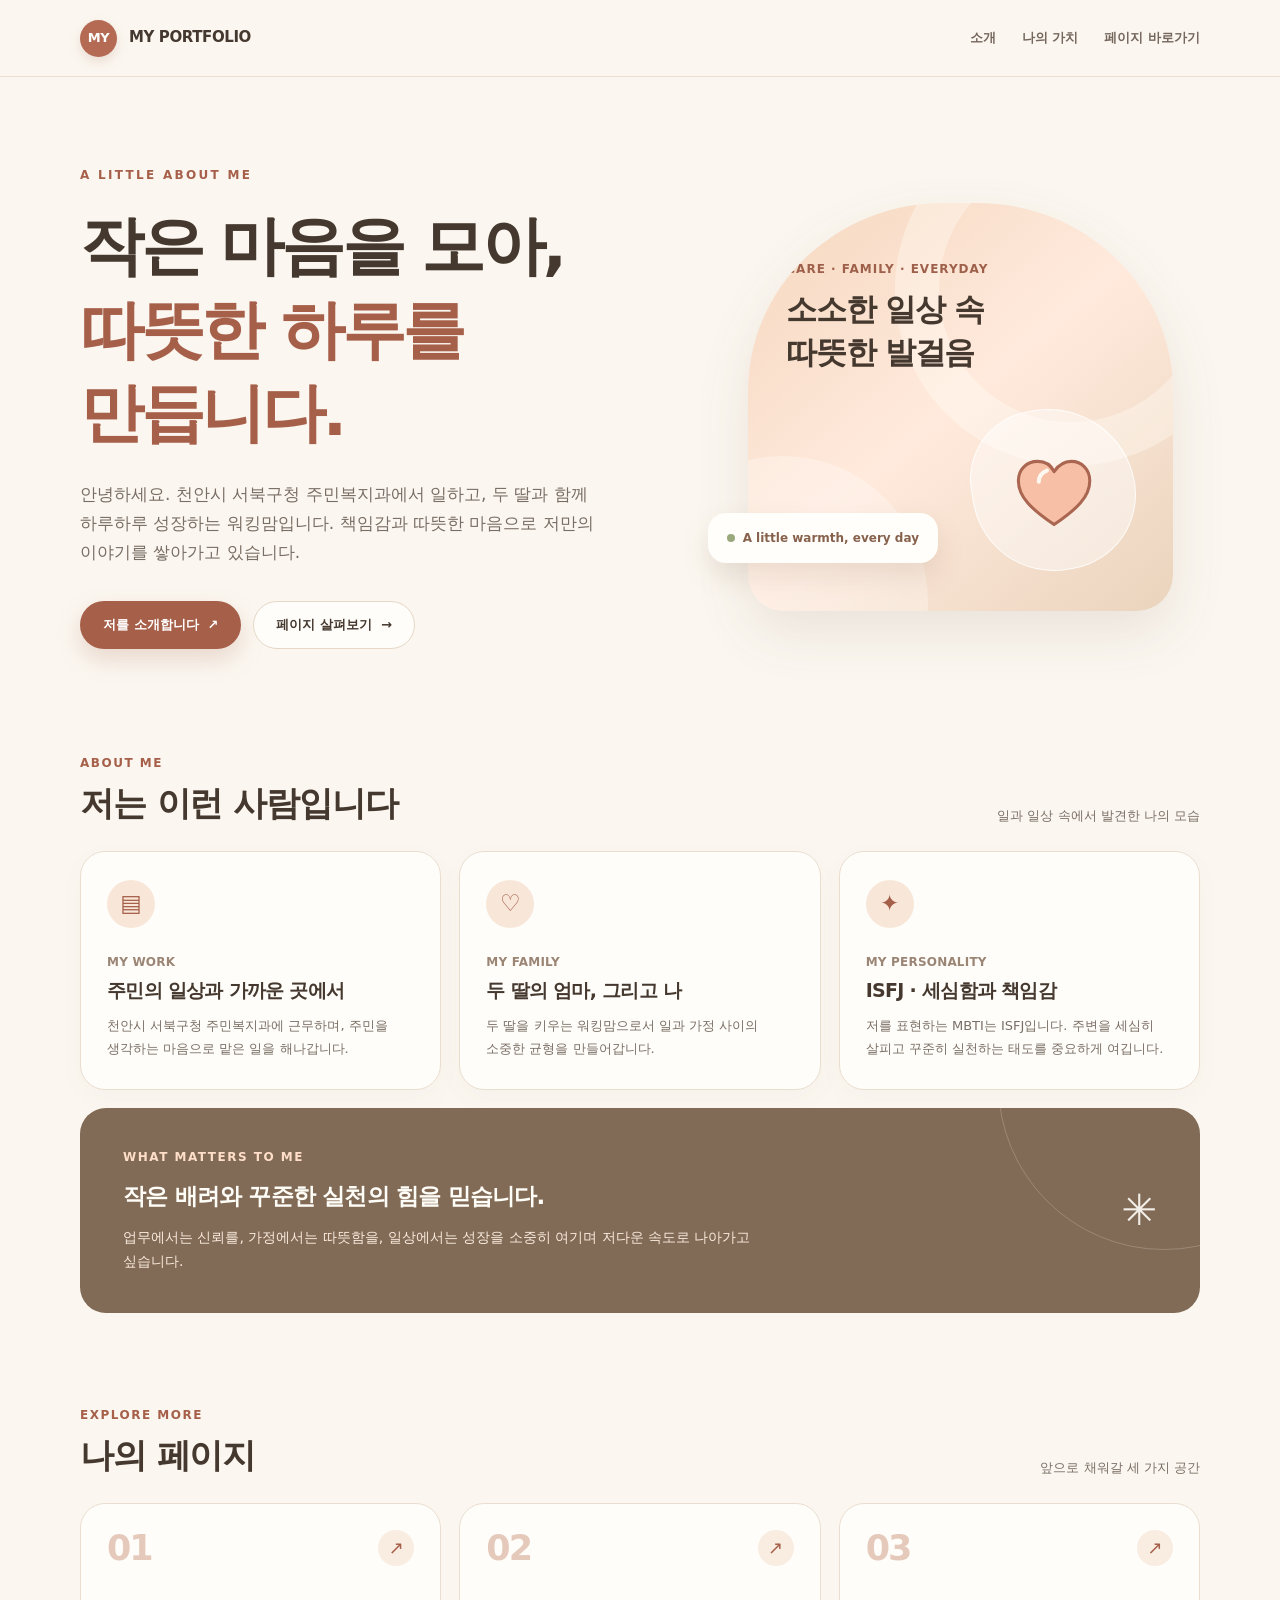
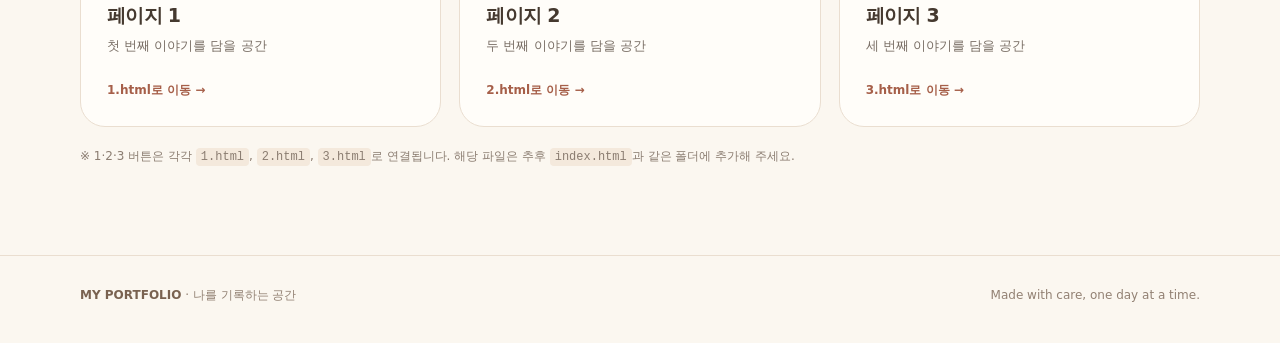
<file: index.html>
<!doctype html>
<html lang="ko">
<head>
  <meta charset="utf-8">
  <meta name="viewport" content="width=device-width, initial-scale=1">
  <meta name="theme-color" content="#fbf7f0">
  <meta name="description" content="천안시 서북구청 주민복지과에서 일하는 워킹맘의 개인 포트폴리오입니다.">
  <title>나의 포트폴리오 | 일상에 따뜻함을 더하는 기록</title>
  <style>
    :root{color-scheme:light;--ink:#45392f;--sub:#796e65;--line:#eaded0;--primary:#a65f49;--primary-dark:#874632;--soft:#fff0e4;--canvas:#fbf7f0;--white:#fffdf9;--shadow:0 22px 55px rgba(102,68,44,.11)}
    *{box-sizing:border-box}html{scroll-behavior:smooth}body{margin:0;background:var(--canvas);color:var(--ink);font-family:Pretendard,"Apple SD Gothic Neo","Malgun Gothic",system-ui,-apple-system,sans-serif;line-height:1.7;-webkit-font-smoothing:antialiased}a{color:inherit;text-decoration:none}button{font:inherit}.container{width:min(1120px,calc(100% - 48px));margin:auto}
    .site-header{position:sticky;top:0;z-index:10;background:rgba(251,247,240,.9);border-bottom:1px solid rgba(226,210,194,.65);backdrop-filter:blur(16px)}.header-inner{height:76px;display:flex;align-items:center;justify-content:space-between;gap:16px}.brand{display:flex;gap:12px;align-items:center;font-size:15px;font-weight:800;letter-spacing:-.4px}.brand-mark{width:37px;height:37px;display:grid;place-items:center;background:#b56b53;color:white;border-radius:50%;font-size:13px;box-shadow:0 5px 12px rgba(155,86,65,.17)}.nav{display:flex;gap:26px;font-weight:650;font-size:13px;color:#75675d}.nav a:hover,.nav a:focus-visible{color:var(--primary)}
    .hero{padding:88px 0 75px;display:grid;grid-template-columns:1.1fr .9fr;gap:57px;align-items:center}.eyebrow{font-size:12px;font-weight:800;letter-spacing:2.3px;color:var(--primary);text-transform:uppercase}.hero h1{margin:20px 0 25px;font-size:clamp(38px,5vw,64px);line-height:1.3;letter-spacing:-3.3px;font-weight:800;word-break:keep-all}.hero h1 span{color:var(--primary)}.hero-desc{max-width:530px;margin:0;color:var(--sub);font-size:17px;word-break:keep-all}.hero-actions{display:flex;flex-wrap:wrap;gap:12px;margin-top:34px}.btn{min-height:48px;display:inline-flex;align-items:center;justify-content:center;gap:9px;border-radius:28px;padding:12px 22px;font-weight:750;font-size:13px;border:1px solid transparent;transition:transform .16s,background .16s,box-shadow .16s;cursor:pointer}.btn:hover{transform:translateY(-2px)}.btn:active{transform:scale(.98)}.btn.primary{background:var(--primary);color:white;box-shadow:0 10px 24px rgba(166,95,73,.21)}.btn.primary:hover{background:var(--primary-dark)}.btn.secondary{background:#fffdf9;border-color:#e6d7c7}.btn.secondary:hover{background:var(--soft)}
    .hero-art{min-height:400px;position:relative;display:flex;align-items:center;justify-content:center}.art-frame{position:relative;width:min(100%,425px);aspect-ratio:1.04;border-radius:46% 46% 36px 36px;background:linear-gradient(140deg,#f5d7be 0%,#ffeadd 49%,#ead4bd 100%);overflow:hidden;box-shadow:var(--shadow)}.art-frame:before{content:"";position:absolute;width:265px;height:265px;right:-75px;top:-90px;border-radius:50%;border:44px solid rgba(255,253,247,.33)}.art-frame:after{content:"";position:absolute;width:290px;height:290px;left:-110px;bottom:-135px;border-radius:50%;background:rgba(255,255,255,.27)}.art-caption{position:absolute;left:38px;top:56px;z-index:1}.art-caption small{display:block;color:#9e604a;font-size:12px;font-weight:750;letter-spacing:1px}.art-caption strong{display:block;margin-top:9px;font-size:31px;line-height:1.4;letter-spacing:-1.3px}.art-symbol{position:absolute;bottom:40px;right:38px;display:grid;place-items:center;width:163px;height:163px;border:1px solid rgba(255,255,255,.8);border-radius:44% 56% 48% 52%;background:rgba(255,255,255,.45);transform:rotate(-10deg)}.art-symbol svg{width:102px;height:102px;transform:rotate(10deg)}.floating-tag{position:absolute;left:-14px;bottom:48px;z-index:2;background:#fffefa;padding:15px 19px;border-radius:18px;box-shadow:0 13px 28px rgba(115,78,48,.13);font-size:12px;font-weight:800;color:#87614c}.floating-tag .dot{display:inline-block;width:8px;height:8px;margin-right:8px;background:#9aa97b;border-radius:50%}
    .section{padding:29px 0 70px}.section-head{display:flex;justify-content:space-between;gap:18px;align-items:end;margin-bottom:24px}.section-kicker{font-size:12px;font-weight:800;color:var(--primary);letter-spacing:1.5px}.section h2{font-size:clamp(25px,3.2vw,34px);line-height:1.35;letter-spacing:-1.1px;margin:8px 0 0}.section-note{font-size:13px;color:var(--sub);margin:0}.about-grid{display:grid;grid-template-columns:repeat(3,minmax(0,1fr));gap:18px}.info-card{background:var(--white);border:1px solid var(--line);border-radius:25px;padding:28px 26px;min-height:225px;box-shadow:0 8px 25px rgba(112,75,46,.035);transition:transform .2s,box-shadow .2s}.info-card:hover{transform:translateY(-4px);box-shadow:var(--shadow)}.info-icon{width:48px;height:48px;display:grid;place-items:center;background:#f8e7d9;border-radius:50%;color:var(--primary);font-size:23px}.info-label{font-size:12px;color:#9b8575;font-weight:800;margin:24px 0 5px;letter-spacing:.2px}.info-card h3{font-size:19px;line-height:1.45;letter-spacing:-.7px;margin:0 0 9px}.info-card p{font-size:13px;line-height:1.8;margin:0;color:var(--sub);word-break:keep-all}
    .philosophy{display:grid;grid-template-columns:1fr auto;align-items:center;gap:22px;background:#826b56;color:#fffdf8;border-radius:26px;padding:39px 43px;margin-top:18px;overflow:hidden;position:relative}.philosophy:after{content:"";position:absolute;border:1px solid rgba(255,255,255,.19);border-radius:50%;width:330px;height:330px;right:-130px;top:-190px;pointer-events:none}.philosophy .section-kicker{color:#ffdfc9}.philosophy h3{font-size:23px;letter-spacing:-.8px;margin:10px 0}.philosophy p{color:#f9eadd;max-width:660px;margin:0;font-size:14px;word-break:keep-all}.philosophy-icon{font-size:43px;opacity:.9}
    .project-section{padding-top:22px}.project-grid{display:grid;grid-template-columns:repeat(3,minmax(0,1fr));gap:18px}.project-card{display:flex;flex-direction:column;min-height:224px;padding:26px;background:#fffdf9;border:1px solid var(--line);border-radius:25px;transition:transform .16s,border-color .16s,box-shadow .16s}.project-card:hover,.project-card:focus-visible{transform:translateY(-5px);border-color:#d3aa91;box-shadow:var(--shadow);outline:none}.project-top{display:flex;justify-content:space-between;align-items:center}.project-num{font-size:35px;font-weight:850;color:#e5cabc;line-height:1;letter-spacing:-2px}.project-arrow{width:36px;height:36px;display:grid;place-items:center;border-radius:50%;background:#f9ede2;color:var(--primary);font-size:18px;transition:background .16s,color .16s}.project-card:hover .project-arrow{background:var(--primary);color:white}.project-card h3{font-size:19px;letter-spacing:-.7px;margin:33px 0 4px}.project-card p{font-size:13px;color:var(--sub);margin:0}.project-card .project-link{font-size:12px;color:var(--primary);font-weight:800;margin-top:auto;padding-top:19px}.tip{margin:19px 0 0;font-size:12px;color:#8b7d71}.tip code{font-size:12px;background:#f4e9dc;padding:2px 5px;border-radius:4px}
    .footer{margin-top:18px;border-top:1px solid var(--line);padding:29px 0 38px;color:#928173;font-size:12px}.footer-inner{display:flex;justify-content:space-between;gap:10px}.footer strong{color:#796250}
    :focus-visible{outline:3px solid #dba58b;outline-offset:4px}@media(max-width:900px){.hero{grid-template-columns:1fr;gap:28px;padding:55px 0 35px}.hero-art{min-height:310px}.art-frame{max-width:500px;aspect-ratio:1.5;border-radius:42% 42% 30px 30px}.hero h1{letter-spacing:-2.5px}.floating-tag{left:8%}.about-grid{grid-template-columns:repeat(2,minmax(0,1fr))}.about-grid .info-card:last-child{grid-column:span 2}.project-grid{gap:12px}.project-card{padding:21px}}@media(max-width:600px){.container{width:calc(100% - 36px)}.header-inner{height:64px}.brand{font-size:13px;gap:8px}.brand-mark{width:32px;height:32px}.nav{gap:11px;font-size:11px}.hero{padding-top:48px}.hero h1{font-size:38px;letter-spacing:-2.2px}.hero-desc{font-size:15px}.hero-art{min-height:280px}.art-frame{aspect-ratio:1.18;border-radius:43% 43% 24px 24px}.art-caption{left:25px;top:37px}.art-caption strong{font-size:27px}.art-symbol{width:116px;height:116px;right:20px;bottom:20px}.art-symbol svg{width:72px;height:72px}.floating-tag{bottom:22px;left:0;padding:11px 13px}.section{padding-bottom:46px}.section-head{align-items:start;flex-direction:column;gap:8px}.about-grid,.project-grid{grid-template-columns:1fr}.about-grid .info-card:last-child{grid-column:auto}.info-card{min-height:unset;padding:23px}.info-label{margin-top:17px}.philosophy{grid-template-columns:1fr;padding:28px 25px}.philosophy-icon{display:none}.philosophy h3{font-size:21px}.project-card{min-height:185px}.project-card h3{margin-top:22px}.footer-inner{flex-direction:column;gap:4px}}@media(prefers-reduced-motion:reduce){html{scroll-behavior:auto}*,*:before,*:after{transition:none!important}}
  </style>
</head>
<body>
  <header class="site-header">
    <div class="container header-inner">
      <a class="brand" href="#top" aria-label="홈으로 이동"><span class="brand-mark">MY</span><span>MY PORTFOLIO</span></a>
      <nav class="nav" aria-label="주 메뉴"><a href="#about">소개</a><a href="#values">나의 가치</a><a href="#projects">페이지 바로가기</a></nav>
    </div>
  </header>
  <main id="top">
    <div class="container">
      <section class="hero" aria-labelledby="hero-title">
        <div>
          <div class="eyebrow">A little about me</div>
          <h1 id="hero-title">작은 마음을 모아,<br><span>따뜻한 하루를 만듭니다.</span></h1>
          <p class="hero-desc">안녕하세요. 천안시 서북구청 주민복지과에서 일하고, 두 딸과 함께 하루하루 성장하는 워킹맘입니다. 책임감과 따뜻한 마음으로 저만의 이야기를 쌓아가고 있습니다.</p>
          <div class="hero-actions"><a class="btn primary" href="#about">저를 소개합니다 <span aria-hidden="true">↗</span></a><a class="btn secondary" href="#projects">페이지 살펴보기 <span aria-hidden="true">→</span></a></div>
        </div>
        <div class="hero-art" aria-label="일과 일상을 표현한 장식 그림">
          <div class="art-frame">
            <div class="art-caption"><small>CARE · FAMILY · EVERYDAY</small><strong>소소한 일상 속<br>따뜻한 발걸음</strong></div>
            <div class="art-symbol" aria-hidden="true">
              <svg viewBox="0 0 100 100" fill="none" xmlns="http://www.w3.org/2000/svg"><path d="M50 84C28 69 15 57 15 41c0-11 8-19 19-19 7 0 13 4 16 10 4-6 10-10 17-10 10 0 18 8 18 19 0 16-13 28-35 43Z" fill="#f6bfa6" stroke="#aa6650" stroke-width="3" stroke-linejoin="round"/><path d="M35 42c0-5 3-9 8-11" stroke="#fff8f0" stroke-width="4" stroke-linecap="round"/></svg>
            </div>
          </div>
          <div class="floating-tag"><span class="dot"></span>A little warmth, every day</div>
        </div>
      </section>
      <section class="section" id="about" aria-labelledby="about-title">
        <div class="section-head"><div><div class="section-kicker">ABOUT ME</div><h2 id="about-title">저는 이런 사람입니다</h2></div><p class="section-note">일과 일상 속에서 발견한 나의 모습</p></div>
        <div class="about-grid">
          <article class="info-card"><div class="info-icon" aria-hidden="true">▤</div><div class="info-label">MY WORK</div><h3>주민의 일상과 가까운 곳에서</h3><p>천안시 서북구청 주민복지과에 근무하며, 주민을 생각하는 마음으로 맡은 일을 해나갑니다.</p></article>
          <article class="info-card"><div class="info-icon" aria-hidden="true">♡</div><div class="info-label">MY FAMILY</div><h3>두 딸의 엄마, 그리고 나</h3><p>두 딸을 키우는 워킹맘으로서 일과 가정 사이의 소중한 균형을 만들어갑니다.</p></article>
          <article class="info-card"><div class="info-icon" aria-hidden="true">✦</div><div class="info-label">MY PERSONALITY</div><h3>ISFJ · 세심함과 책임감</h3><p>저를 표현하는 MBTI는 ISFJ입니다. 주변을 세심히 살피고 꾸준히 실천하는 태도를 중요하게 여깁니다.</p></article>
        </div>
        <div class="philosophy" id="values"><div><div class="section-kicker">WHAT MATTERS TO ME</div><h3>작은 배려와 꾸준한 실천의 힘을 믿습니다.</h3><p>업무에서는 신뢰를, 가정에서는 따뜻함을, 일상에서는 성장을 소중히 여기며 저다운 속도로 나아가고 싶습니다.</p></div><div class="philosophy-icon" aria-hidden="true">✳</div></div>
      </section>
      <section class="section project-section" id="projects" aria-labelledby="projects-title">
        <div class="section-head"><div><div class="section-kicker">EXPLORE MORE</div><h2 id="projects-title">나의 페이지</h2></div><p class="section-note">앞으로 채워갈 세 가지 공간</p></div>
        <div class="project-grid">
          <a class="project-card" href="1.html" aria-label="1번 페이지 열기"><div class="project-top"><span class="project-num">01</span><span class="project-arrow" aria-hidden="true">↗</span></div><h3>페이지 1</h3><p>첫 번째 이야기를 담을 공간</p><span class="project-link">1.html로 이동 →</span></a>
          <a class="project-card" href="2.html" aria-label="2번 페이지 열기"><div class="project-top"><span class="project-num">02</span><span class="project-arrow" aria-hidden="true">↗</span></div><h3>페이지 2</h3><p>두 번째 이야기를 담을 공간</p><span class="project-link">2.html로 이동 →</span></a>
          <a class="project-card" href="3.html" aria-label="3번 페이지 열기"><div class="project-top"><span class="project-num">03</span><span class="project-arrow" aria-hidden="true">↗</span></div><h3>페이지 3</h3><p>세 번째 이야기를 담을 공간</p><span class="project-link">3.html로 이동 →</span></a>
        </div>
        <p class="tip">※ 1·2·3 버튼은 각각 <code>1.html</code>, <code>2.html</code>, <code>3.html</code>로 연결됩니다. 해당 파일은 추후 <code>index.html</code>과 같은 폴더에 추가해 주세요.</p>
      </section>
    </div>
  </main>
  <footer class="footer"><div class="container footer-inner"><span><strong>MY PORTFOLIO</strong> · 나를 기록하는 공간</span><span>Made with care, one day at a time.</span></div></footer>
</body>
</html>
</file>
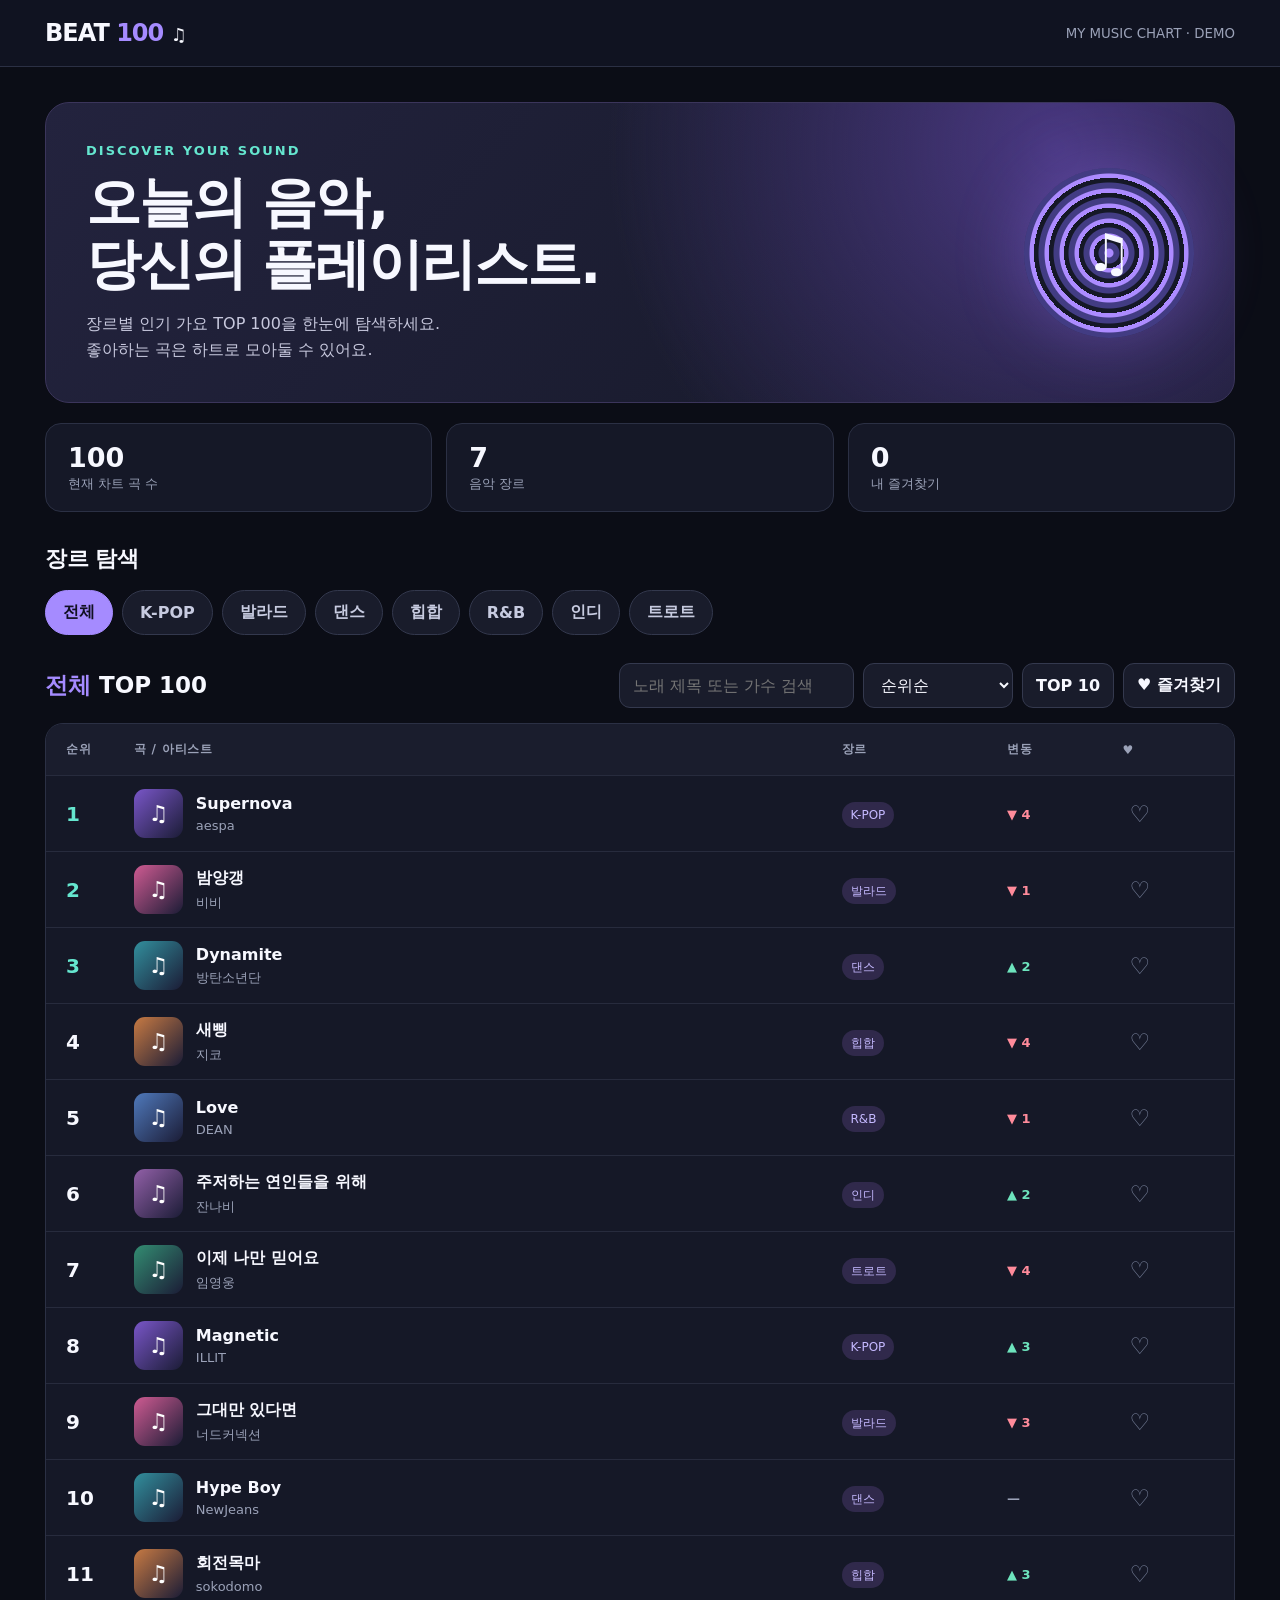
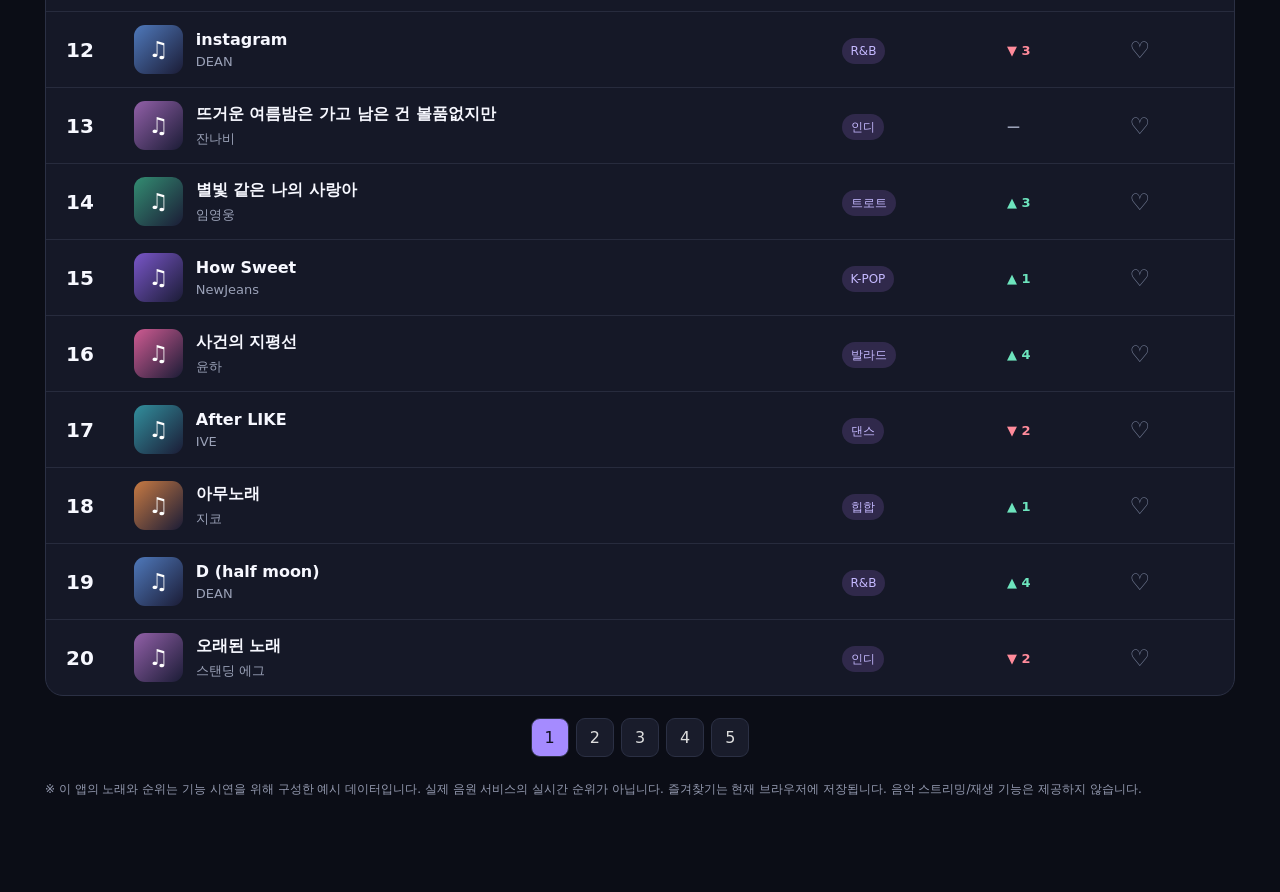
<file: 1.html>
<!doctype html><html lang="ko"><head><meta charset="utf-8"><meta name="viewport" content="width=device-width,initial-scale=1"><title>BEAT 100 | 장르별 가요 차트</title><style>
:root{--bg:#0b0d16;--panel:#151827;--muted:#9ba2b8;--line:#2b3044;--white:#f7f8ff;--accent:#a58bff;--accent2:#65e6cf}*{box-sizing:border-box}body{margin:0;background:var(--bg);color:var(--white);font-family:system-ui,-apple-system,'Pretendard','Malgun Gothic',sans-serif}button,input,select{font:inherit}button{cursor:pointer}header{border-bottom:1px solid var(--line);background:#101321;position:sticky;top:0;z-index:5}.nav{max-width:1240px;margin:auto;padding:19px 25px;display:flex;align-items:center;justify-content:space-between;gap:20px}.brand{font-size:24px;font-weight:900;letter-spacing:-1px}.brand b{color:var(--accent)}.nav small{color:var(--muted)}main{max-width:1240px;margin:auto;padding:35px 25px 80px}.hero{padding:40px;border:1px solid #3b355b;border-radius:24px;background:radial-gradient(circle at 85% 15%,#493881 0,transparent 43%),linear-gradient(130deg,#23233e,#151827);display:flex;justify-content:space-between;gap:25px;align-items:center}.eyebrow{color:var(--accent2);font-size:13px;font-weight:800;letter-spacing:2px}.hero h1{font-size:clamp(32px,5vw,55px);letter-spacing:-2px;line-height:1.12;margin:14px 0}.hero p{color:#c7c8dd;line-height:1.6;margin-bottom:0}.orb{width:170px;height:170px;flex:none;border-radius:50%;background:repeating-radial-gradient(circle,#ac8bff 0 4px,#423c83 5px 10px,#151827 11px 15px);box-shadow:0 0 70px #9c74ff55;display:grid;place-items:center;font-size:52px}.stats{display:grid;grid-template-columns:repeat(3,1fr);gap:14px;margin:20px 0 32px}.stat{border:1px solid var(--line);background:var(--panel);border-radius:16px;padding:18px 22px}.stat strong{font-size:27px;display:block}.stat span{color:var(--muted);font-size:13px}.section-title{font-size:22px;margin:0 0 16px;letter-spacing:-.5px}.genres{display:flex;gap:9px;flex-wrap:wrap;margin-bottom:28px}.chip{border:1px solid #33384d;background:#191c2b;color:#c7cbe0;padding:11px 17px;border-radius:30px;font-weight:700;transition:.15s}.chip:hover{border-color:var(--accent);transform:translateY(-2px)}.chip.active{background:var(--accent);border-color:var(--accent);color:#111022}.toolbar{display:flex;justify-content:space-between;gap:12px;flex-wrap:wrap;align-items:center;margin-bottom:15px}.toolbar h2{margin:0;font-size:23px}.toolbar h2 span{color:var(--accent)}.tools{display:flex;gap:9px;flex-wrap:wrap}input,select,.toggle{background:#191c2b;border:1px solid #34394e;color:var(--white);padding:11px 13px;border-radius:11px;min-height:44px}input{width:235px;outline:none}input:focus{border-color:var(--accent)}.toggle{font-weight:700}.toggle.on{color:#111022;background:var(--accent2)}.table-wrap{border:1px solid var(--line);border-radius:18px;overflow:hidden;background:var(--panel)}table{width:100%;border-collapse:collapse;text-align:left}th{font-size:12px;letter-spacing:.8px;color:var(--muted);background:#1a1d2d;padding:17px 20px}td{border-top:1px solid #272b3d;padding:13px 20px}tbody tr:hover{background:#1e2234}.rank{font-size:20px;font-weight:900;width:64px}.rank.top{color:var(--accent2)}.song{display:flex;align-items:center;gap:13px}.cover{width:49px;height:49px;flex:none;border-radius:11px;display:grid;place-items:center;font-size:22px;color:#fff}.song-title{font-weight:800}.artist{font-size:13px;color:var(--muted);margin-top:5px}.genre-label{font-size:12px;color:#c5b9ff;background:#30294b;padding:6px 9px;border-radius:20px;white-space:nowrap}.change{font-size:13px;font-weight:800}.up{color:#6de4bd}.down{color:#ff8b9b}.same{color:var(--muted)}.fav{background:none;border:0;color:#77809a;font-size:23px;padding:7px}.fav.on{color:#ff8eaa}.empty{text-align:center;color:var(--muted);padding:55px 15px}.footnote{color:#949ab0;font-size:12px;line-height:1.7;margin-top:20px}.pagination{display:flex;justify-content:center;gap:7px;margin:22px 0}.page{border:1px solid var(--line);background:#191c2b;color:#ddd;padding:9px 13px;border-radius:9px}.page.active{background:var(--accent);color:#101020}.mobile-label{display:none}@media(max-width:700px){main{padding:22px 14px 60px}.nav{padding:16px}.hero{padding:26px 22px}.orb{display:none}.stats{gap:8px}.stat{padding:14px 12px}.stat strong{font-size:22px}.toolbar{align-items:stretch}.tools{width:100%}input{width:100%;flex:1 1 100%}select,.toggle{flex:1}.table-wrap{border-radius:13px}th,td{padding:12px 9px}th:nth-child(3),td:nth-child(3),th:nth-child(4),td:nth-child(4){display:none}.song{gap:9px}.cover{width:42px;height:42px}.rank{width:34px;font-size:17px}.song-title{font-size:14px}.artist{font-size:12px}.hero h1{letter-spacing:-1px}}
</style></head><body><header><div class="nav"><div class="brand">BEAT <b>100</b> <span style="font-size:18px">♫</span></div><small>MY MUSIC CHART · DEMO</small></div></header><main><section class="hero"><div><div class="eyebrow">DISCOVER YOUR SOUND</div><h1>오늘의 음악,<br>당신의 플레이리스트.</h1><p>장르별 인기 가요 TOP 100을 한눈에 탐색하세요.<br>좋아하는 곡은 하트로 모아둘 수 있어요.</p></div><div class="orb" aria-hidden="true">♫</div></section><div class="stats"><div class="stat"><strong id="total">100</strong><span>현재 차트 곡 수</span></div><div class="stat"><strong id="genresCount">7</strong><span>음악 장르</span></div><div class="stat"><strong id="favCount">0</strong><span>내 즐겨찾기</span></div></div><h2 class="section-title">장르 탐색</h2><nav class="genres" id="genres" aria-label="장르 선택"></nav><section><div class="toolbar"><h2><span id="genreTitle">전체</span> TOP 100</h2><div class="tools"><input id="search" placeholder="노래 제목 또는 가수 검색" aria-label="노래 검색"><select id="sort" aria-label="정렬"><option value="rank">순위순</option><option value="title">제목 가나다순</option><option value="artist">가수 가나다순</option></select><button id="top10" class="toggle">TOP 10</button><button id="favorites" class="toggle">♥ 즐겨찾기</button></div></div><div class="table-wrap"><table><thead><tr><th>순위</th><th>곡 / 아티스트</th><th>장르</th><th>변동</th><th aria-label="즐겨찾기">♥</th></tr></thead><tbody id="rows"></tbody></table></div><div class="pagination" id="pagination"></div></section><p class="footnote">※ 이 앱의 노래와 순위는 기능 시연을 위해 구성한 예시 데이터입니다. 실제 음원 서비스의 실시간 순위가 아닙니다. 즐겨찾기는 현재 브라우저에 저장됩니다. 음악 스트리밍/재생 기능은 제공하지 않습니다.</p></main><script>
const genres=['전체','K-POP','발라드','댄스','힙합','R&B','인디','트로트'];
const samples={
'K-POP':[['Supernova','aespa'],['Magnetic','ILLIT'],['How Sweet','NewJeans'],['Love wins all','아이유'],['HEYA','IVE'],['SHEESH','BABYMONSTER'],['EASY','LE SSERAFIM'],['Fate','(여자)아이들'],['Perfect Night','LE SSERAFIM'],['Drama','aespa'],['첫 만남은 계획대로 되지 않아','TWS'],['plot twist','TWS'],['Smart','LE SSERAFIM'],['Armageddon','aespa'],['Baddie','IVE']],
'발라드':[['밤양갱','비비'],['그대만 있다면','너드커넥션'],['사건의 지평선','윤하'],['너의 모든 순간','성시경'],['첫눈처럼 너에게 가겠다','에일리'],['어떻게 이별까지 사랑하겠어, 널 사랑하는 거지','AKMU'],['Love poem','아이유'],['예뻤어','DAY6'],['한 페이지가 될 수 있게','DAY6'],['모든 날, 모든 순간','폴킴'],['선물','멜로망스'],['취중고백','김민석'],['비의 랩소디','임재현'],['헤어지자 말해요','박재정'],['그때 그 순간 그대로','WSG워너비']],
'댄스':[['Dynamite','방탄소년단'],['Hype Boy','NewJeans'],['After LIKE','IVE'],['Queencard','(여자)아이들'],['Ditto','NewJeans'],['LOVE DIVE','IVE'],['Spicy','aespa'],['ETA','NewJeans'],['UNFORGIVEN','LE SSERAFIM'],['손오공','SEVENTEEN'],['Super Shy','NewJeans'],['TOMBOY','(여자)아이들'],['Pink Venom','BLACKPINK'],['Next Level','aespa']],
'힙합':[['새삥','지코'],['회전목마','sokodomo'],['아무노래','지코'],['METEOR','창모'],['시차','우원재'],['눈','릴보이'],['죽일 놈','다이나믹 듀오'],['붕붕','김하온'],['VVS','미란이, 먼치맨'],['사이렌 Remix','호미들'],['한강에서','폴 블랑코'],['Counting Stars','BE’O'],['리무진','BE’O'],['불협화음','Mudd the student']],
'R&B':[['Love','DEAN'],['instagram','DEAN'],['D (half moon)','DEAN'],['ONLY','이하이'],['홀로','이하이'],['Square (2017)','백예린'],['우주를 건너','백예린'],['와르르 ♥','Colde'],['Your Dog Loves You','Colde'],['주저하는 연인들을 위해','잔나비'],['좋아','박재범'],['All I Wanna Do','박재범'],['WA-R-R','Colde'],['비누','비비']],
'인디':[['주저하는 연인들을 위해','잔나비'],['뜨거운 여름밤은 가고 남은 건 볼품없지만','잔나비'],['오래된 노래','스탠딩 에그'],['폰서트','10CM'],['스토커','10CM'],['나의 사춘기에게','볼빨간사춘기'],['여행','볼빨간사춘기'],['나만, 봄','볼빨간사춘기'],['사랑은 은하수 다방에서','10CM'],['TOMBOY','혁오'],['위잉위잉','혁오'],['공드리','혁오'],['긴 밤','새소년'],['난춘','새소년']],
'트로트':[['이제 나만 믿어요','임영웅'],['별빛 같은 나의 사랑아','임영웅'],['사랑은 늘 도망가','임영웅'],['찐이야','영탁'],['니가 왜 거기서 나와','영탁'],['막걸리 한잔','영탁'],['진또배기','이찬원'],['보릿고개','진성'],['안동역에서','진성'],['초혼','장윤정'],['어머나','장윤정'],['사랑의 배터리','홍진영'],['무조건','박상철'],['테스형!','나훈아']]
};
// 100 demo chart entries per genre, using recognizable seed songs repeated as chart-demo variants.
const colors=['#7956c8','#cf5b92','#328f9d','#c77a43','#4f79bb','#9260a8','#338d72'];
const charts={};Object.entries(samples).forEach(([genre,arr],gi)=>{charts[genre]=Array.from({length:100},(_,i)=>{const pair=arr[i%arr.length];const cycle=Math.floor(i/arr.length);return{id:genre+'-'+i,rank:i+1,title:pair[0]+(cycle?' · 차트 에디션 '+(cycle+1):''),artist:pair[1],genre,change:(i*7+gi*3)%9-4,color:colors[gi]};});});
charts['전체']=Array.from({length:100},(_,i)=>{let g=genres[1+i%7];let song=charts[g][Math.floor(i/7)];return{...song,id:'all-'+i,rank:i+1};});
let current='전체',page=1,topOnly=false,favOnly=false;const perPage=20;let favs=new Set();try{favs=new Set(JSON.parse(localStorage.getItem('beat100-favs')||'[]'))}catch(e){}
const $=id=>document.getElementById(id);function render(){let data=[...charts[current]];const q=$('search').value.trim().toLocaleLowerCase();if(q)data=data.filter(x=>(x.title+' '+x.artist).toLocaleLowerCase().includes(q));if(topOnly)data=data.filter(x=>x.rank<=10);if(favOnly)data=data.filter(x=>favs.has(x.genre+'|'+x.title));let sort=$('sort').value;if(sort==='title')data.sort((a,b)=>a.title.localeCompare(b.title,'ko'));if(sort==='artist')data.sort((a,b)=>a.artist.localeCompare(b.artist,'ko'));const pages=Math.max(1,Math.ceil(data.length/perPage));page=Math.min(page,pages);$('genreTitle').textContent=current;$('total').textContent=charts[current].length;$('favCount').textContent=favs.size;$('genresCount').textContent=genres.length-1;$('genres').innerHTML=genres.map(g=>`<button class="chip ${g===current?'active':''}" data-genre="${g}">${g}</button>`).join('');$('top10').classList.toggle('on',topOnly);$('favorites').classList.toggle('on',favOnly);let view=data.slice((page-1)*perPage,page*perPage);$('rows').innerHTML=view.length?view.map(x=>{const key=x.genre+'|'+x.title;const f=favs.has(key);const change=x.change>0?`<span class="change up">▲ ${x.change}</span>`:x.change<0?`<span class="change down">▼ ${-x.change}</span>`:`<span class="change same">—</span>`;return `<tr><td class="rank ${x.rank<=3?'top':''}">${x.rank}</td><td><div class="song"><div class="cover" style="background:linear-gradient(135deg,${x.color},#1b1c36)">♫</div><div><div class="song-title">${escapeHTML(x.title)}</div><div class="artist">${escapeHTML(x.artist)}</div></div></div></td><td><span class="genre-label">${x.genre}</span></td><td>${change}</td><td><button class="fav ${f?'on':''}" data-fav="${encodeURIComponent(key)}" aria-label="${f?'즐겨찾기 해제':'즐겨찾기 추가'}">${f?'♥':'♡'}</button></td></tr>`}).join(''):`<tr><td colspan="5" class="empty">검색 결과가 없습니다. 다른 검색어 또는 필터를 선택하세요.</td></tr>`;$('pagination').innerHTML=pages>1?Array.from({length:pages},(_,i)=>`<button class="page ${i+1===page?'active':''}" data-page="${i+1}">${i+1}</button>`).join(''):'';}
function escapeHTML(s){return String(s).replace(/[&<>"']/g,c=>({'&':'&amp;','<':'&lt;','>':'&gt;','"':'&quot;',"'":'&#39;'}[c]));}
$('genres').addEventListener('click',e=>{let b=e.target.closest('[data-genre]');if(b){current=b.dataset.genre;page=1;render()}});$('rows').addEventListener('click',e=>{let b=e.target.closest('[data-fav]');if(!b)return;let key=decodeURIComponent(b.dataset.fav);favs.has(key)?favs.delete(key):favs.add(key);try{localStorage.setItem('beat100-favs',JSON.stringify([...favs]))}catch(e){}render()});$('pagination').addEventListener('click',e=>{let b=e.target.closest('[data-page]');if(b){page=Number(b.dataset.page);render()}});$('search').addEventListener('input',()=>{page=1;render()});$('sort').addEventListener('change',()=>{page=1;render()});$('top10').addEventListener('click',()=>{topOnly=!topOnly;page=1;render()});$('favorites').addEventListener('click',()=>{favOnly=!favOnly;page=1;render()});render();
</script></body></html>
</file>
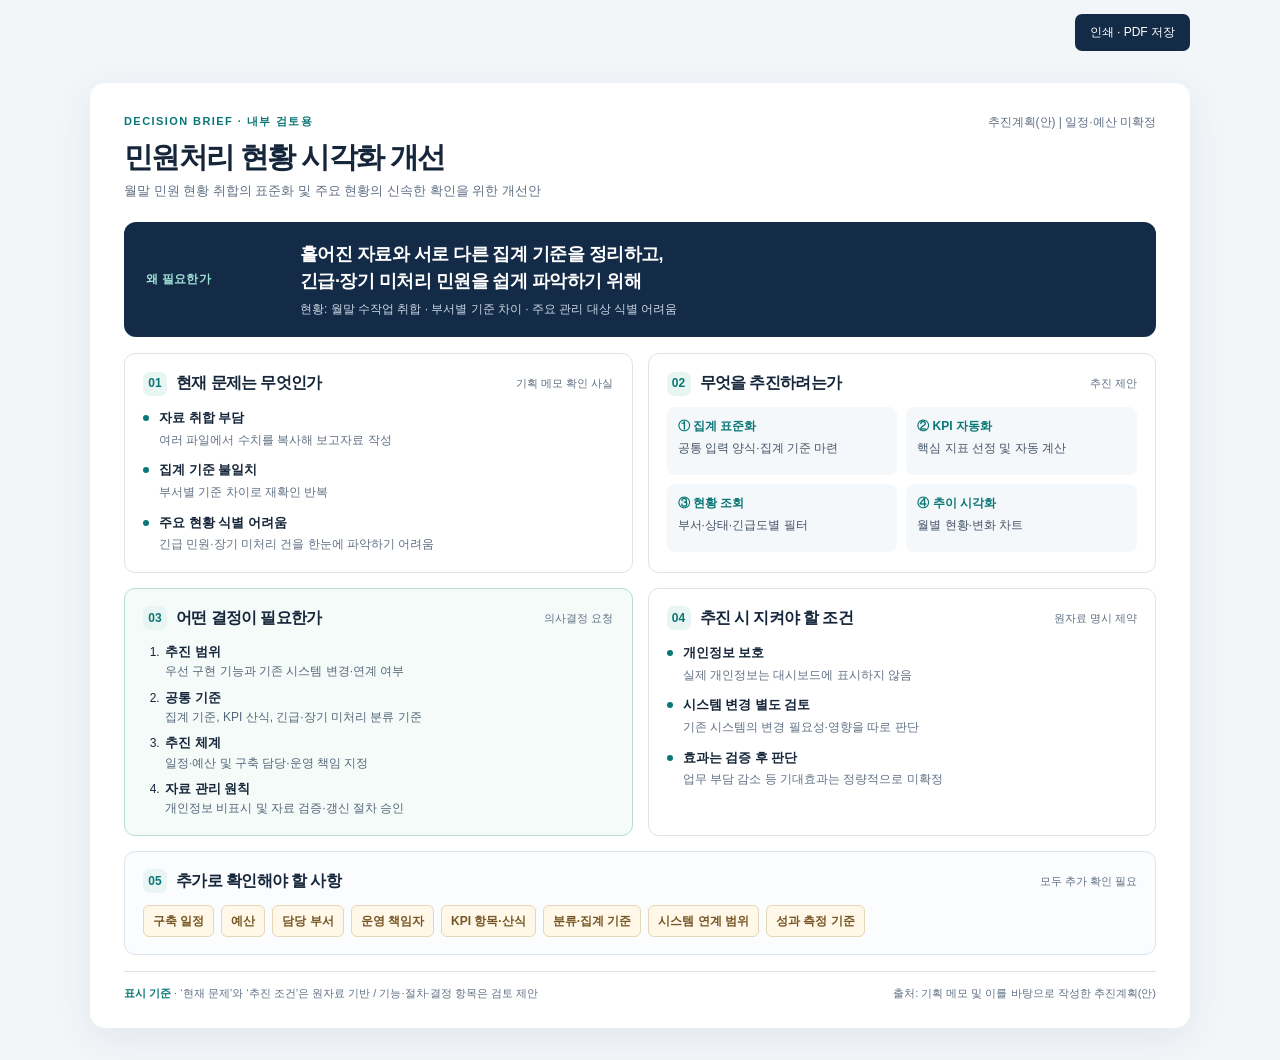
<file: 2.html>
<!doctype html>
<html lang="ko">
<head>
<meta charset="utf-8">
<meta name="viewport" content="width=device-width,initial-scale=1">
<title>민원처리 현황 시각화 개선 | 의사결정 요약</title>
<style>
:root{--ink:#16263a;--muted:#617084;--navy:#142b48;--teal:#0a7776;--mint:#e9f5f2;--bg:#f3f6f9;--line:#dce5ec;--amber:#916121;--amberbg:#fff7e8;--white:#fff}*{box-sizing:border-box}html{background:var(--bg)}body{margin:0;font-family:Pretendard,"Noto Sans KR","Apple SD Gothic Neo","Malgun Gothic",sans-serif;color:var(--ink);font-size:14px;line-height:1.55}.page{max-width:1100px;margin:32px auto;padding:30px 34px 26px;background:white;box-shadow:0 10px 40px rgba(27,43,65,.08);border-radius:15px}.topline{display:flex;justify-content:space-between;gap:16px;align-items:center}.eyebrow{font-size:11px;font-weight:800;letter-spacing:.13em;color:var(--teal)}.meta{font-size:12px;color:var(--muted)}h1{margin:8px 0 6px;font-size:29px;letter-spacing:-.055em;line-height:1.25}header p{margin:0;color:var(--muted);font-size:13px}.hero{margin-top:20px;background:var(--navy);border-radius:12px;color:white;padding:19px 22px;display:flex;align-items:center;gap:26px}.hero .tag{flex:0 0 128px;color:#9fe0d5;font-weight:800;font-size:12px;letter-spacing:.02em}.hero .headline{font-size:18px;font-weight:800;line-height:1.5;letter-spacing:-.03em}.hero .sub{font-size:12px;color:#c9d6e3;margin-top:5px}.grid{display:grid;grid-template-columns:1fr 1fr;gap:15px;margin-top:16px}.panel{border:1px solid var(--line);border-radius:11px;padding:17px 18px;min-width:0}.section-head{display:flex;gap:9px;align-items:center;margin-bottom:11px}.number{display:inline-grid;place-items:center;height:24px;width:24px;background:var(--mint);color:var(--teal);border-radius:7px;font-size:12px;font-weight:800}h2{font-size:16px;letter-spacing:-.04em;margin:0}.hint{font-size:11px;color:var(--muted);margin-left:auto;white-space:nowrap}.rows{display:grid;gap:9px}.rowitem{display:flex;gap:10px;align-items:flex-start}.dot{width:6px;height:6px;background:var(--teal);border-radius:50%;margin-top:8px;flex-shrink:0}.rowitem b{font-size:13px}.rowitem span{color:var(--muted);font-size:12px}.initiatives{display:grid;grid-template-columns:repeat(2,minmax(0,1fr));gap:9px}.initiative{background:#f5f8fa;border-radius:8px;padding:10px 11px;min-height:68px}.initiative .key{font-size:12px;color:var(--teal);font-weight:800}.initiative .desc{font-size:12px;color:#435367;margin-top:3px}.decision{border-color:#b8dcd5;background:#f4fbf9}.decision ol{margin:0;padding-left:20px;display:grid;gap:7px}.decision li{font-size:12px;padding-left:2px}.decision li strong{font-size:13px}.decision li span{color:#556678}.check{grid-column:1/-1;background:#fbfcfe}.chips{display:flex;flex-wrap:wrap;gap:7px}.chip{border:1px solid #e5d7b8;background:var(--amberbg);color:#765624;border-radius:6px;font-size:12px;padding:6px 9px;font-weight:600}.footer{border-top:1px solid var(--line);padding-top:13px;margin-top:16px;display:flex;justify-content:space-between;gap:15px;font-size:11px;color:var(--muted)}.legend{font-weight:700;color:var(--teal)}.printbar{max-width:1100px;margin:14px auto 0;display:flex;justify-content:flex-end}.printbar button{background:var(--navy);color:white;border:0;border-radius:7px;padding:9px 15px;font:inherit;font-size:12px;cursor:pointer}.printbar button:hover{background:#25496b}@media(max-width:730px){.page{margin:0;padding:20px;border-radius:0}.printbar{padding:0 14px}.hero{display:block}.hero .tag{margin-bottom:6px}.grid{grid-template-columns:1fr}.check{grid-column:auto}.topline{align-items:flex-start}.meta{text-align:right}h1{font-size:25px}}@page{size:A4 portrait;margin:10mm}@media print{html,body{background:white}.page{margin:0;max-width:none;padding:0;box-shadow:none;border-radius:0}.printbar{display:none}.hero,.number,.initiative,.chip,.decision{-webkit-print-color-adjust:exact;print-color-adjust:exact}body{font-size:11px}.page{zoom:.85}.grid{gap:10px;margin-top:10px}.panel{padding:12px 14px}.hero{margin-top:13px;padding:13px 16px}.footer{margin-top:10px}}
</style>
</head>
<body>
<div class="printbar"><button type="button" onclick="window.print()">인쇄 · PDF 저장</button></div>
<main class="page" aria-label="민원처리 현황 시각화 개선 1페이지 의사결정 요약">
 <header><div class="topline"><span class="eyebrow">DECISION BRIEF · 내부 검토용</span><span class="meta">추진계획(안) | 일정·예산 미확정</span></div><h1>민원처리 현황 시각화 개선</h1><p>월말 민원 현황 취합의 표준화 및 주요 현황의 신속한 확인을 위한 개선안</p></header>
 <section class="hero"><div class="tag">왜 필요한가</div><div><div class="headline">흩어진 자료와 서로 다른 집계 기준을 정리하고,<br>긴급·장기 미처리 민원을 쉽게 파악하기 위해</div><div class="sub">현황: 월말 수작업 취합 · 부서별 기준 차이 · 주요 관리 대상 식별 어려움</div></div></section>
 <div class="grid">
  <section class="panel" aria-labelledby="problems"><div class="section-head"><span class="number">01</span><h2 id="problems">현재 문제는 무엇인가</h2><span class="hint">기획 메모 확인 사실</span></div><div class="rows">
   <div class="rowitem"><i class="dot"></i><div><b>자료 취합 부담</b><br><span>여러 파일에서 수치를 복사해 보고자료 작성</span></div></div>
   <div class="rowitem"><i class="dot"></i><div><b>집계 기준 불일치</b><br><span>부서별 기준 차이로 재확인 반복</span></div></div>
   <div class="rowitem"><i class="dot"></i><div><b>주요 현황 식별 어려움</b><br><span>긴급 민원·장기 미처리 건을 한눈에 파악하기 어려움</span></div></div>
  </div></section>
  <section class="panel" aria-labelledby="initiatives"><div class="section-head"><span class="number">02</span><h2 id="initiatives">무엇을 추진하려는가</h2><span class="hint">추진 제안</span></div><div class="initiatives">
   <div class="initiative"><div class="key">① 집계 표준화</div><div class="desc">공통 입력 양식·집계 기준 마련</div></div>
   <div class="initiative"><div class="key">② KPI 자동화</div><div class="desc">핵심 지표 선정 및 자동 계산</div></div>
   <div class="initiative"><div class="key">③ 현황 조회</div><div class="desc">부서·상태·긴급도별 필터</div></div>
   <div class="initiative"><div class="key">④ 추이 시각화</div><div class="desc">월별 현황·변화 차트</div></div>
  </div></section>
  <section class="panel decision" aria-labelledby="decisions"><div class="section-head"><span class="number">03</span><h2 id="decisions">어떤 결정이 필요한가</h2><span class="hint">의사결정 요청</span></div><ol>
   <li><strong>추진 범위</strong><br><span>우선 구현 기능과 기존 시스템 변경·연계 여부</span></li>
   <li><strong>공통 기준</strong><br><span>집계 기준, KPI 산식, 긴급·장기 미처리 분류 기준</span></li>
   <li><strong>추진 체계</strong><br><span>일정·예산 및 구축 담당·운영 책임 지정</span></li>
   <li><strong>자료 관리 원칙</strong><br><span>개인정보 비표시 및 자료 검증·갱신 절차 승인</span></li>
  </ol></section>
  <section class="panel" aria-labelledby="constraints"><div class="section-head"><span class="number">04</span><h2 id="constraints">추진 시 지켜야 할 조건</h2><span class="hint">원자료 명시 제약</span></div><div class="rows">
   <div class="rowitem"><i class="dot"></i><div><b>개인정보 보호</b><br><span>실제 개인정보는 대시보드에 표시하지 않음</span></div></div>
   <div class="rowitem"><i class="dot"></i><div><b>시스템 변경 별도 검토</b><br><span>기존 시스템의 변경 필요성·영향을 따로 판단</span></div></div>
   <div class="rowitem"><i class="dot"></i><div><b>효과는 검증 후 판단</b><br><span>업무 부담 감소 등 기대효과는 정량적으로 미확정</span></div></div>
  </div></section>
  <section class="panel check" aria-labelledby="unknown"><div class="section-head"><span class="number">05</span><h2 id="unknown">추가로 확인해야 할 사항</h2><span class="hint">모두 추가 확인 필요</span></div><div class="chips"><span class="chip">구축 일정</span><span class="chip">예산</span><span class="chip">담당 부서</span><span class="chip">운영 책임자</span><span class="chip">KPI 항목·산식</span><span class="chip">분류·집계 기준</span><span class="chip">시스템 연계 범위</span><span class="chip">성과 측정 기준</span></div></section>
 </div>
 <footer class="footer"><span><span class="legend">표시 기준</span> · ‘현재 문제’와 ‘추진 조건’은 원자료 기반 / 기능·절차·결정 항목은 검토 제안</span><span>출처: 기획 메모 및 이를 바탕으로 작성한 추진계획(안)</span></footer>
</main>
</body>
</html>
</file>
